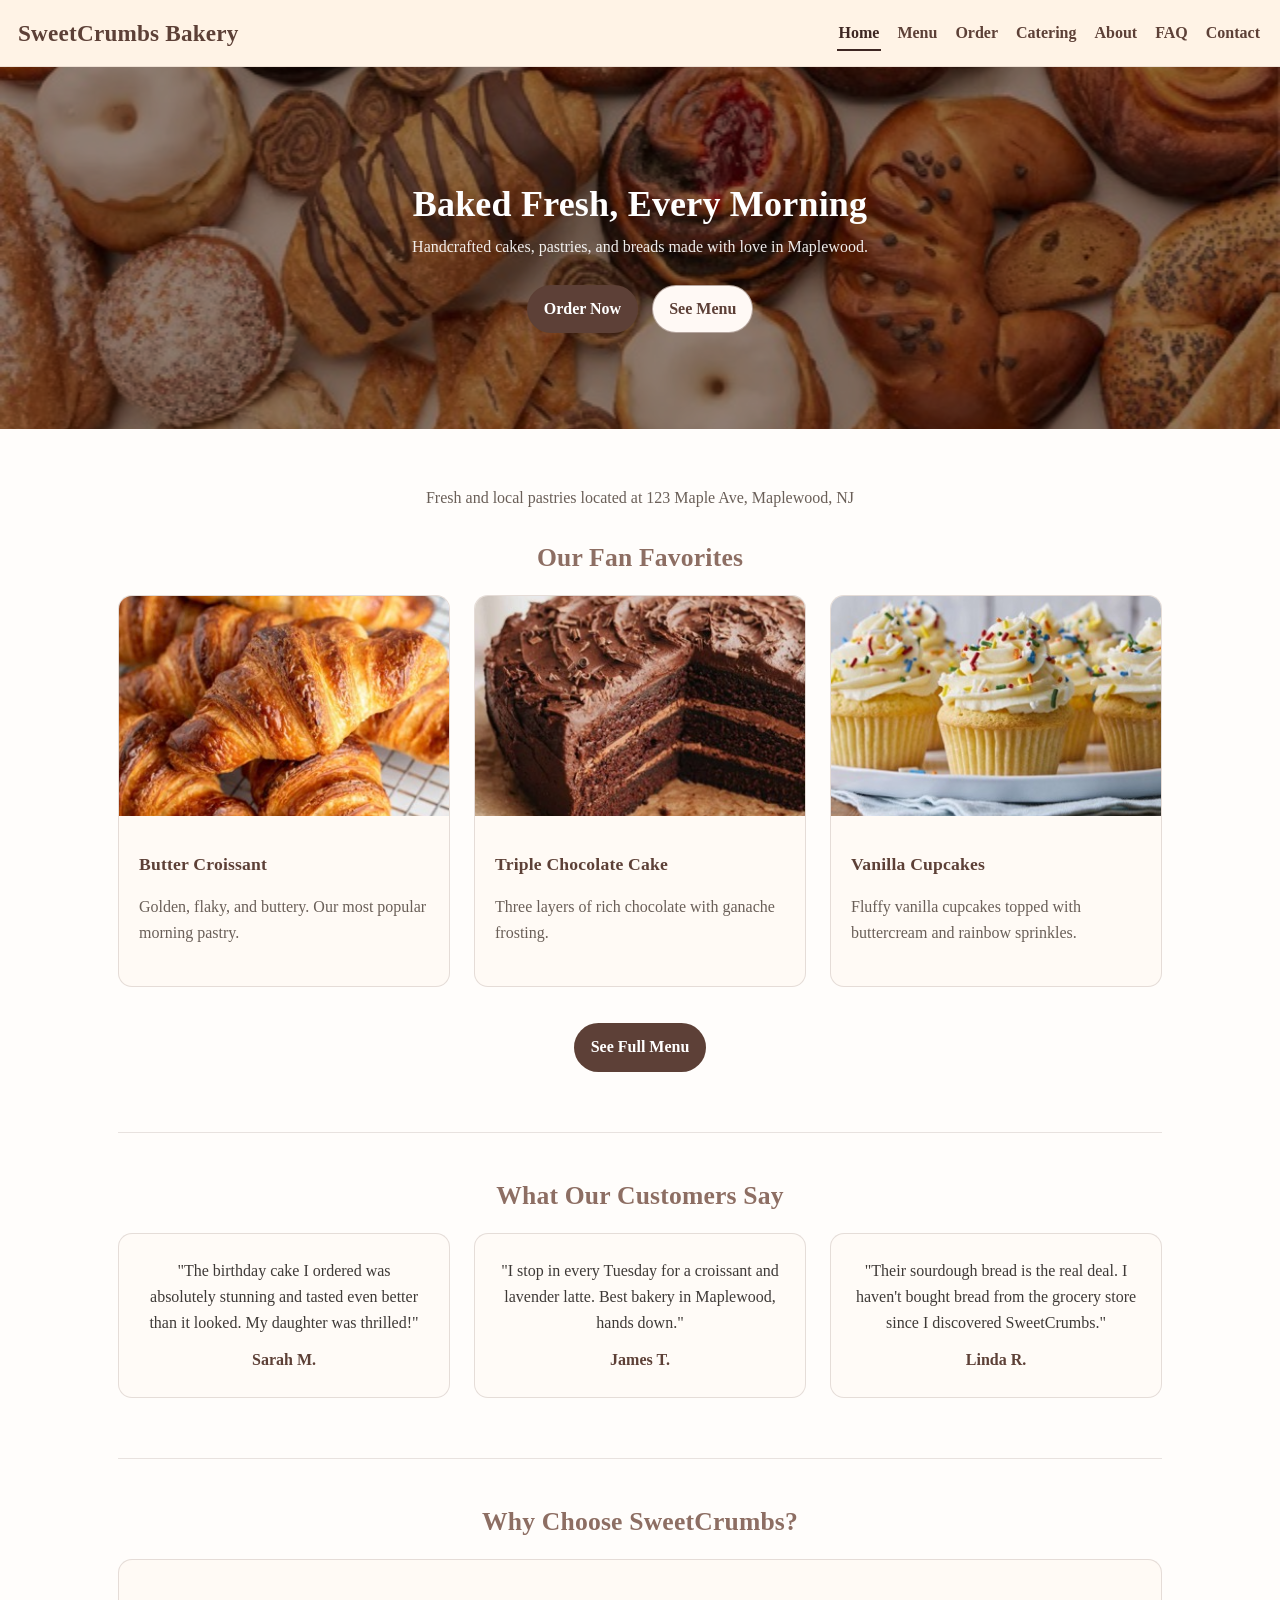
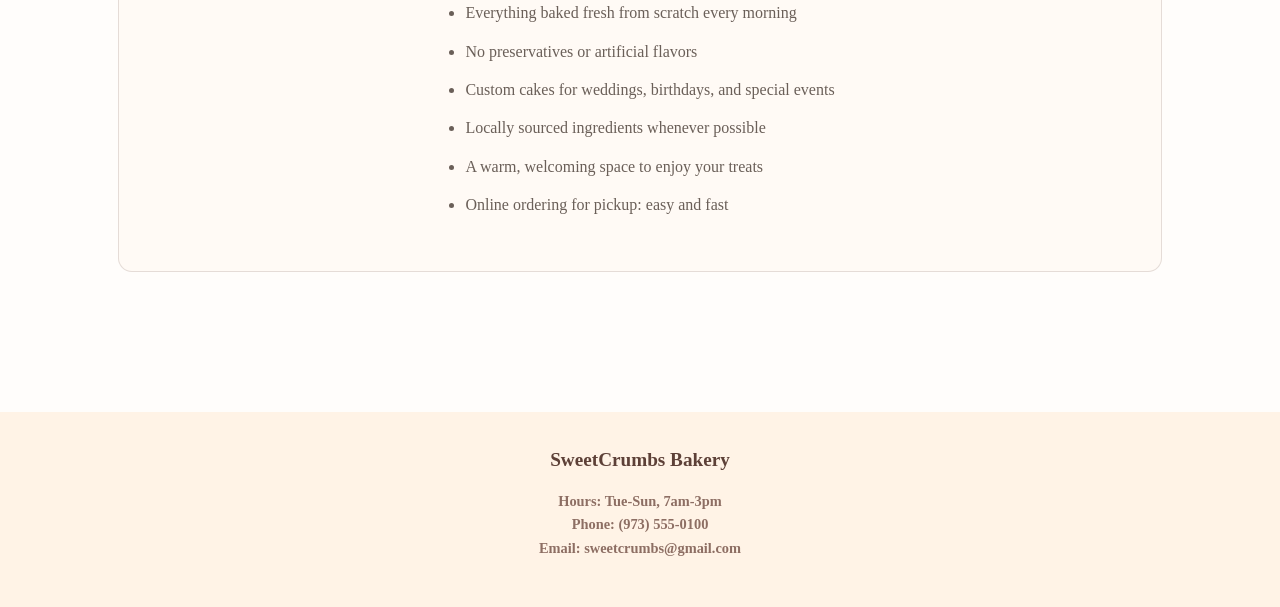
<file: index.html>
<!DOCTYPE html>
<html lang="en">
<!-- home page -->
<head>
  <meta charset="UTF-8" />
  <meta name="keywords" content="bakery, cakes, pastries, bread, custom cakes, artisan, SweetCrumbs, Maplewood" />
  <meta name="viewport" content="width=device-width, initial-scale=1.0" />
  <link rel="stylesheet" href="css/styles.css">
  <style>
    .hero {
      position: relative;
      isolation: isolate;
      text-align: center;
      color: #ffffff;
      padding: clamp(56px, 8vw, 96px) 0;
      margin-top: -88px;
      padding-top: calc(clamp(56px, 8vw, 96px) + 88px);
      background: #3d1e0f91 url('images/pastries.jpg');
      background-size: cover;
      background-position: center;
      background-blend-mode: multiply;
    }

    @media (max-width: 760px) {
      .hero {
        margin-top: -112px;
        padding-top: calc(clamp(56px, 8vw, 96px) + 112px);
      }
    }

    .hero .container {
      padding-top: 0;
      padding-bottom: 0;
    }

    .hero h1 {
      margin: 0 0 10px;
      color: #ffffff;
      text-shadow: none;
    }

    .hero p {
      margin: 0 auto 18px;
      max-width: 70ch;
      color: #ffffffeb;
    }

    .hero-actions {
      display: flex;
      flex-wrap: wrap;
      gap: 14px;
      justify-content: center;
      margin-top: 24px;
    }

    .hero-actions .btn--secondary {
      background: #fff9f5;
      color: #5c3f36;
    }

    .hero-actions .btn--secondary:hover {
      background: #e8d9cc;
      color: #5c3f36;
    }

    .grid-3 {
      display: grid;
      grid-template-columns: repeat(3, minmax(0, 1fr));
      gap: 24px;
    }
    @media (max-width: 760px) {
      .grid-3 { grid-template-columns: 1fr; }
    }

    .item-col {
      overflow: hidden;
      text-align: left;
      transition: transform 140ms ease;
    }

    .item-col img {
      width: 100%;
      height: 220px;
      object-fit: cover;
      display: block;
    }

    .item-col .item-text { padding: 20px 20px 24px; }

    ul.reasons {
      list-style: disc;
      display: inline-block;
      text-align: left;
      padding-left: 20px;
    }

    ul.reasons li {
      margin-bottom: 12px;
      color: var(--muted);
    }
  </style>
  <title>SweetCrumbs Bakery | Home</title>
</head>
<body class="sticky-footer-page">

  <!-- header -->
  <header>
    <div class="logo">
      <a href="index.html">SweetCrumbs Bakery</a>
    </div>
    <nav>
      <ul>
        <li><a href="index.html" class="active">Home</a></li>
        <li><a href="menu.html">Menu</a></li>
        <li><a href="order.html">Order</a></li>
        <li><a href="catering.html">Catering</a></li>
        <li><a href="about.html">About</a></li>
        <li><a href="faq.html">FAQ</a></li>
        <li><a href="contact.html">Contact</a></li>
      </ul>
    </nav>
  </header>

  <!-- hero -->
  <section class="hero">
    <div class="container center">
      <h1>Baked Fresh, Every Morning</h1>
      <p>Handcrafted cakes, pastries, and breads made with love in Maplewood.</p>
      <div class="hero-actions">
        <a href="order.html" class="btn btn--primary">Order Now</a>
        <a href="menu.html" class="btn btn--secondary">See Menu</a>
      </div>
    </div>
  </section>

  <!-- main content -->
  <main class="main-content container">

    <!-- address -->
    <p class="subhead">Fresh and local pastries located at 123 Maple Ave, Maplewood, NJ</p>

    <!-- fan favorites -->
    <section class="section center">
      <h2>Our Fan Favorites</h2>
      <div class="grid-3" id="featured-items"><!-- from data --></div>
      <div class="mt-lg">
        <a href="menu.html" class="btn btn--secondary">See Full Menu</a>
      </div>
    </section>

    <hr />

    <!-- customer reviews -->
    <section class="section center">
      <h2>What Our Customers Say</h2>
      <div class="grid-3" id="reviews-container"><!-- from data --></div>
    </section>

    <hr />

    <!-- why us -->
    <div class="section center">
      <h2>Why Choose SweetCrumbs?</h2>
      <div class="panel">
        <ul class="reasons">
          <li>Everything baked fresh from scratch every morning</li>
          <li>No preservatives or artificial flavors</li>
          <li>Custom cakes for weddings, birthdays, and special events</li>
          <li>Locally sourced ingredients whenever possible</li>
          <li>A warm, welcoming space to enjoy your treats</li>
          <li>Online ordering for pickup: easy and fast</li>
        </ul>
      </div>
    </div>
  </main>

  <!-- footer -->
  <footer class="footer">
    <a href="index.html">SweetCrumbs Bakery</a>
    <p>
      <strong>Hours:</strong> Tue-Sun, 7am-3pm<br>
      <strong>Phone:</strong> (973) 555-0100<br>
      <strong>Email:</strong> sweetcrumbs@gmail.com
    </p>
  </footer>

  <!-- site scripts -->
  <script src="js/home.js"></script>
</body>
</html>
</file>
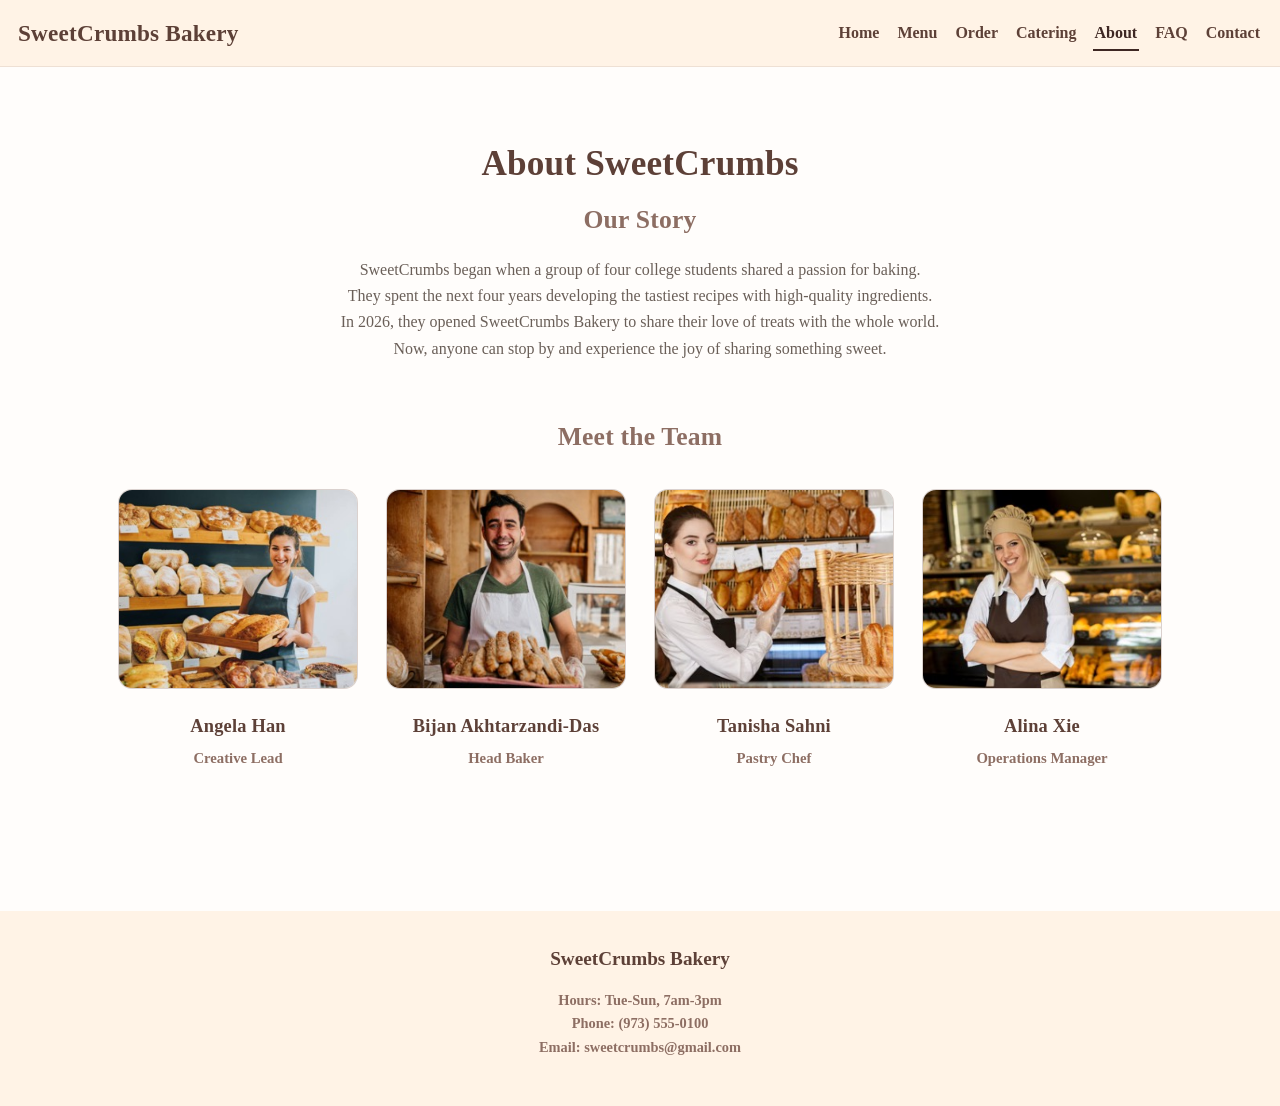
<file: about.html>
<!DOCTYPE html>
<html lang="en">
<!-- about page -->
<head>
  <meta charset="UTF-8" />
  <meta name="keywords" content="about SweetCrumbs, bakery story, artisan baking, Maplewood bakery, team" />
  <meta name="viewport" content="width=device-width, initial-scale=1.0" />
  <title>SweetCrumbs Bakery | About Us</title>
  <link rel="stylesheet" href="css/styles.css">
</head>
<body class="sticky-footer-page">

  <!-- header -->
  <header>
    <div class="logo">
      <a href="index.html">SweetCrumbs Bakery</a>
    </div>
    <nav>
      <ul>
        <li><a href="index.html">Home</a></li>
        <li><a href="menu.html">Menu</a></li>
        <li><a href="order.html">Order</a></li>
        <li><a href="catering.html">Catering</a></li>
        <li><a href="about.html" class="active">About</a></li>
        <li><a href="faq.html">FAQ</a></li>
        <li><a href="contact.html">Contact</a></li>
      </ul>
    </nav>
  </header>

  <!-- main content -->
  <main class="main-content container">

    <h1 class="page-title">About SweetCrumbs</h1>

    <!-- our story -->
    <section class="section center">
      <h2>Our Story</h2>
      <p>SweetCrumbs began when a group of four college students shared a passion for baking.<br>
         They spent the next four years developing the tastiest recipes with high-quality ingredients.<br>
         In 2026, they opened SweetCrumbs Bakery to share their love of treats with the whole world.<br>
         Now, anyone can stop by and experience the joy of sharing something sweet.</p>
    </section>

    <!-- team -->
    <section class="section center">
      <h2>Meet the Team</h2>
      <div class="team-grid team-grid--4">
        <div class="member">
          <img src="images/angela.jpg" alt="Angela Han">
          <h3>Angela Han</h3>
          <p>Creative Lead</p>
        </div>
        <div class="member">
          <img src="images/bijan.jpg" alt="Bijan Akhtarzandi-Das">
          <h3>Bijan Akhtarzandi-Das</h3>
          <p>Head Baker</p>
        </div>
        <div class="member">
          <img src="images/tanisha.jpg" alt="Tanisha Sahni">
          <h3>Tanisha Sahni</h3>
          <p>Pastry Chef</p>
        </div>
        <div class="member">
          <img src="images/alina.jpg" alt="Alina Xie">
          <h3>Alina Xie</h3>
          <p>Operations Manager</p>
        </div>
      </div>
    </section>

  </main>

  <!-- footer -->
  <footer class="footer">
    <a href="index.html">SweetCrumbs Bakery</a>
    <p>
      <strong>Hours:</strong> Tue-Sun, 7am-3pm<br>
      <strong>Phone:</strong> (973) 555-0100<br>
      <strong>Email:</strong> sweetcrumbs@gmail.com
    </p>
  </footer>

</body>
</html>
</file>
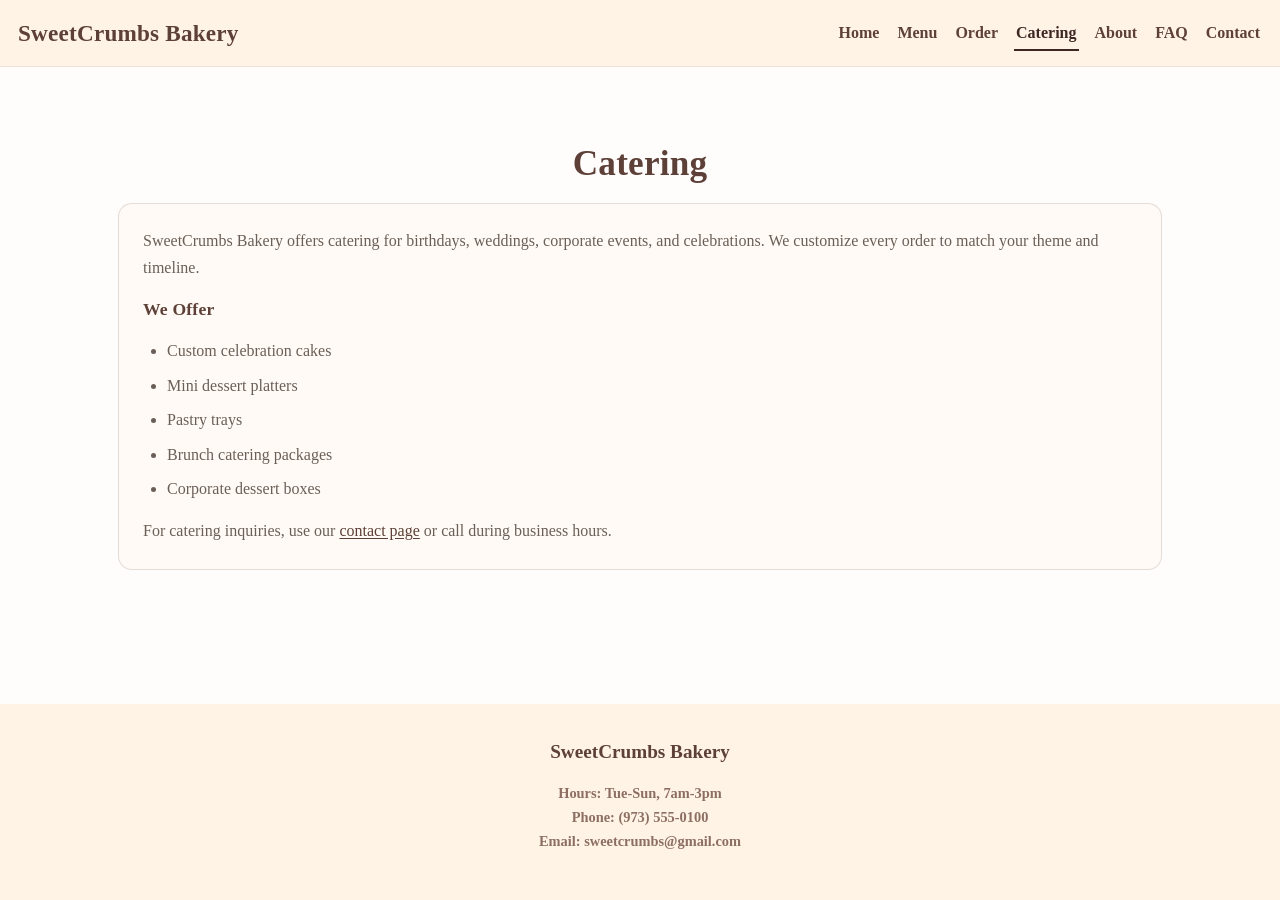
<file: catering.html>
<!DOCTYPE html>
<html lang="en">
<!-- catering page -->
<head>
  <meta charset="UTF-8" />
  <meta name="keywords" content="catering, custom cakes, dessert platters, pastry trays, brunch catering, corporate dessert boxes, SweetCrumbs Maplewood" />
  <meta name="viewport" content="width=device-width, initial-scale=1.0" />
  <title>SweetCrumbs Bakery | Catering</title>
  <link rel="stylesheet" href="css/styles.css">
</head>
<body class="sticky-footer-page">

  <!-- header -->
  <header>
    <div class="logo">
      <a href="index.html">SweetCrumbs Bakery</a>
    </div>
    <nav>
      <ul>
        <li><a href="index.html">Home</a></li>
        <li><a href="menu.html">Menu</a></li>
        <li><a href="order.html">Order</a></li>
        <li><a href="catering.html" class="active">Catering</a></li>
        <li><a href="about.html">About</a></li>
        <li><a href="faq.html">FAQ</a></li>
        <li><a href="contact.html">Contact</a></li>
      </ul>
    </nav>
  </header>

  <!-- main content -->
  <main class="main-content container">

    <h1 class="page-title">Catering</h1>

    <!-- catering services -->
    <section class="card">
      <p>
        SweetCrumbs Bakery offers catering for birthdays, weddings, corporate events, and celebrations.
        We customize every order to match your theme and timeline.
      </p>
      <h3>We Offer</h3>
      <ul>
        <li>Custom celebration cakes</li>
        <li>Mini dessert platters</li>
        <li>Pastry trays</li>
        <li>Brunch catering packages</li>
        <li>Corporate dessert boxes</li>
      </ul>
      <p>
        For catering inquiries, use our <a href="contact.html">contact page</a> or call during business hours.
      </p>
    </section>

  </main>

  <!-- footer -->
  <footer class="footer">
    <a href="index.html">SweetCrumbs Bakery</a>
    <p>
      <strong>Hours:</strong> Tue-Sun, 7am-3pm<br>
      <strong>Phone:</strong> (973) 555-0100<br>
      <strong>Email:</strong> sweetcrumbs@gmail.com
    </p>
  </footer>

</body>
</html>
</file>
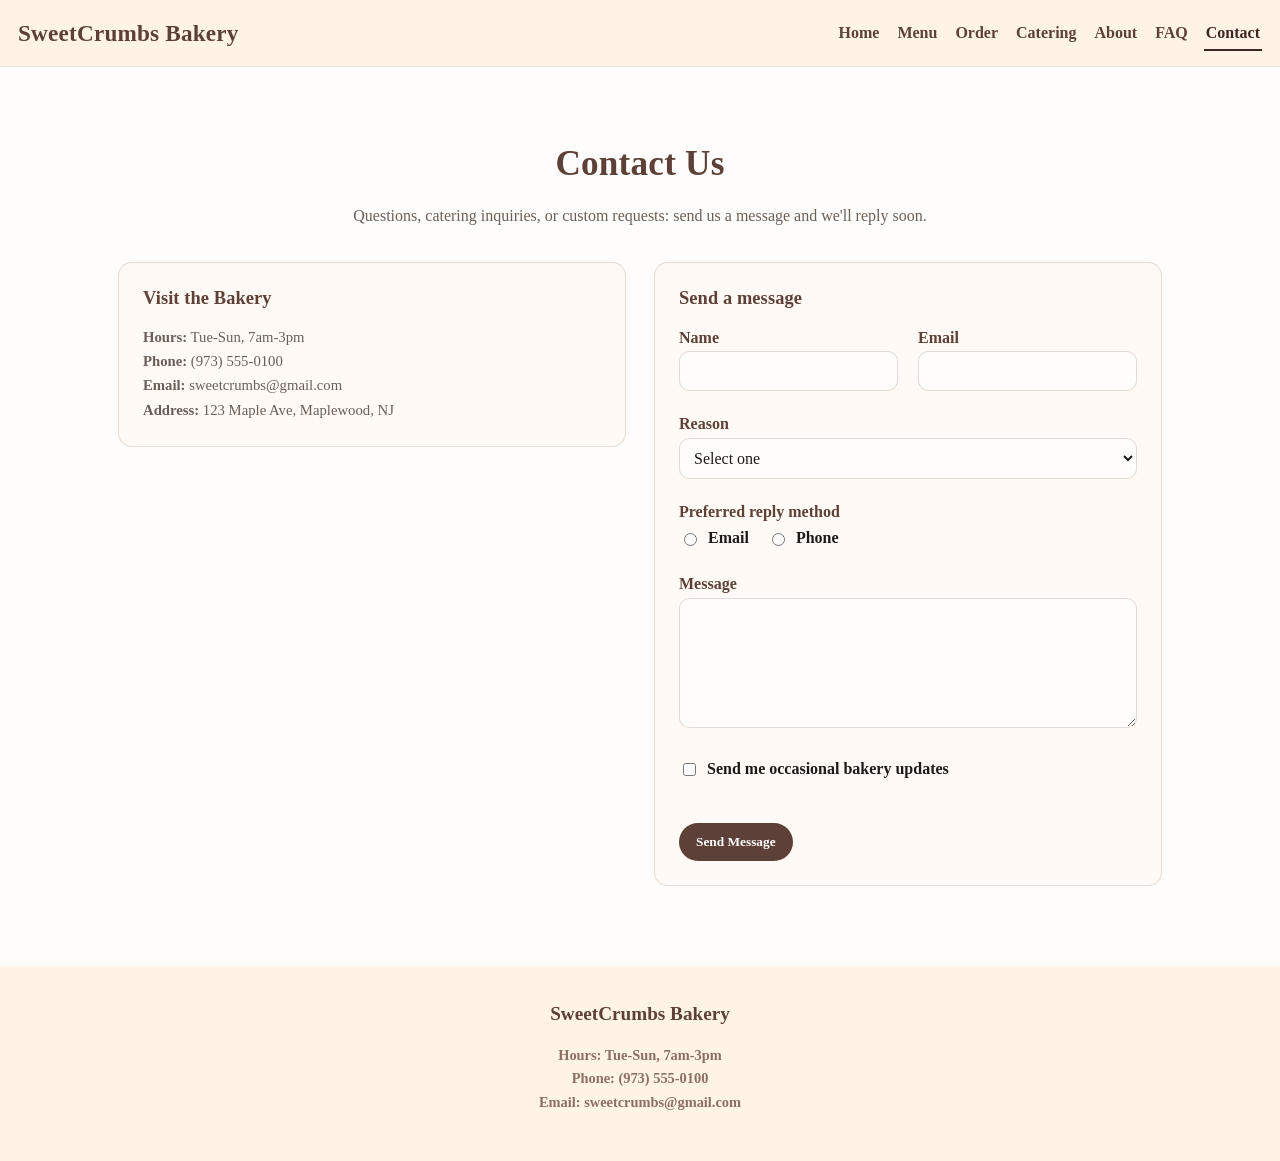
<file: contact.html>
<!DOCTYPE html>
<html lang="en">
<!-- contact page -->
<head>
  <meta charset="UTF-8" />
  <meta name="keywords" content="contact SweetCrumbs, bakery contact, catering inquiry, custom cake request, Maplewood bakery" />
  <meta name="viewport" content="width=device-width, initial-scale=1.0" />
  <title>SweetCrumbs Bakery | Contact</title>
  <link rel="stylesheet" href="css/styles.css">
</head>
<body class="sticky-footer-page">

  <!-- header -->
  <header>
    <div class="logo">
      <a href="index.html">SweetCrumbs Bakery</a>
    </div>
    <nav>
      <ul>
        <li><a href="index.html">Home</a></li>
        <li><a href="menu.html">Menu</a></li>
        <li><a href="order.html">Order</a></li>
        <li><a href="catering.html">Catering</a></li>
        <li><a href="about.html">About</a></li>
        <li><a href="faq.html">FAQ</a></li>
        <li><a href="contact.html" class="active">Contact</a></li>
      </ul>
    </nav>
  </header>

  <!-- main content -->
  <main class="main-content container">

    <h1 class="page-title">Contact Us</h1>
    <p class="subhead">Questions, catering inquiries, or custom requests: send us a message and we'll reply soon.</p>

    <!-- two columns -->
    <div class="contact-layout">

      <!-- visit info -->
      <aside class="panel">
        <h2 class="section-title">Visit the Bakery</h2>
        <p class="small-muted"><strong>Hours:</strong> Tue-Sun, 7am-3pm</p>
        <p class="small-muted"><strong>Phone:</strong> (973) 555-0100</p>
        <p class="small-muted"><strong>Email:</strong> sweetcrumbs@gmail.com</p>
        <p class="small-muted"><strong>Address:</strong> 123 Maple Ave, Maplewood, NJ</p>
      </aside>

      <!-- contact form -->
      <section class="panel">
        <h2 class="section-title">Send a message</h2>
        <form id="contact-form" class="form" novalidate>

          <div class="form-grid">
            <div class="field">
              <label for="contact-name">Name</label>
              <input id="contact-name" name="contact-name" type="text" placeholder="" />
              <span class="error-msg" id="contact-name-error">Please enter your name.</span>
            </div>

            <div class="field">
              <label for="contact-email">Email</label>
              <input id="contact-email" name="contact-email" type="email" placeholder="" />
              <span class="error-msg" id="contact-email-error">Please enter a valid email.</span>
            </div>
          </div>

          <div class="field">
            <label for="contact-reason">Reason</label>
            <select id="contact-reason" name="contact-reason">
              <option value="">Select one</option>
              <option value="general">General question</option>
              <option value="catering">Catering inquiry</option>
              <option value="custom">Custom cake request</option>
              <option value="feedback">Feedback</option>
            </select>
            <span class="error-msg" id="contact-reason-error">Please choose a reason.</span>
          </div>

          <div class="field">
            <label>Preferred reply method</label>
            <div class="choice-row">
              <label><input type="radio" name="reply-method" value="email"> Email</label>
              <label><input type="radio" name="reply-method" value="phone"> Phone</label>
            </div>
            <span class="error-msg" id="contact-reply-error">Please select a reply method.</span>
          </div>

          <div class="field">
            <label for="contact-message">Message</label>
            <textarea id="contact-message" name="contact-message" rows="6" placeholder=""></textarea>
            <span class="error-msg" id="contact-message-error">Please enter a message.</span>
          </div>

          <div class="field">
            <div class="checkline">
              <input type="checkbox" name="newsletter" value="yes" id="newsletter" />
              <label for="newsletter">Send me occasional bakery updates</label>
            </div>
          </div>

          <div class="submit-row">
            <button type="submit" class="btn btn--primary">Send Message</button>
          </div>

        </form>
      </section>

    </div>
  </main>

  <!-- footer -->
  <footer class="footer">
    <a href="index.html">SweetCrumbs Bakery</a>
    <p>
      <strong>Hours:</strong> Tue-Sun, 7am-3pm<br>
      <strong>Phone:</strong> (973) 555-0100<br>
      <strong>Email:</strong> sweetcrumbs@gmail.com
    </p>
  </footer>

  <!-- site scripts -->
  <script src="js/contact.js"></script>
</body>
</html>
</file>
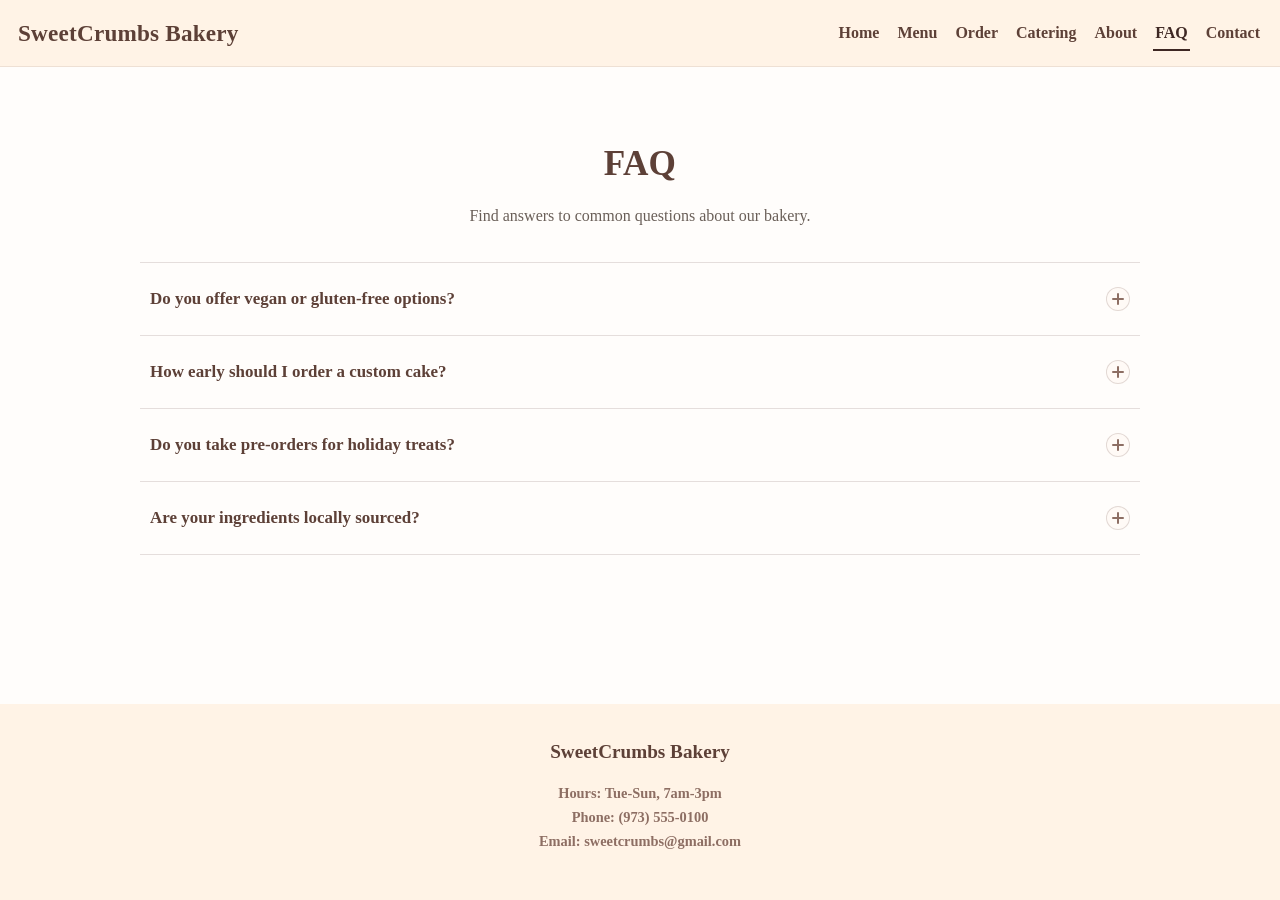
<file: faq.html>
<!DOCTYPE html>
<html lang="en">
<!-- faq page -->
<head>
  <meta charset="UTF-8" />
  <meta name="keywords" content="bakery FAQ, custom cakes, gluten-free bakery, vegan options, SweetCrumbs" />
  <meta name="viewport" content="width=device-width, initial-scale=1.0" />
  <title>SweetCrumbs Bakery | FAQ</title>
  <link rel="stylesheet" href="css/styles.css">
</head>
<body class="sticky-footer-page">

  <!-- header -->
  <header>
    <div class="logo">
      <a href="index.html">SweetCrumbs Bakery</a>
    </div>
    <nav>
      <ul>
        <li><a href="index.html">Home</a></li>
        <li><a href="menu.html">Menu</a></li>
        <li><a href="order.html">Order</a></li>
        <li><a href="catering.html">Catering</a></li>
        <li><a href="about.html">About</a></li>
        <li><a href="faq.html" class="active">FAQ</a></li>
        <li><a href="contact.html">Contact</a></li>
      </ul>
    </nav>
  </header>

  <!-- main content -->
  <main class="main-content container">

    <h1 class="page-title">FAQ</h1>
    <p class="subhead">Find answers to common questions about our bakery.</p>

    <!-- faq section -->
    <section id="faq" class="section center">
      <div class="faq-accordion-wrap">
        <div class="faq-accordion" data-accordion="single">
        <div class="accordion-item">
        <h3 class="accordion-header">
          <button type="button" class="accordion-trigger" id="faq-trigger-1" aria-expanded="false" aria-controls="faq-panel-1">
            Do you offer vegan or gluten-free options?<span class="accordion-icon" aria-hidden="true"></span>
          </button>
        </h3>
        <div id="faq-panel-1" class="accordion-panel" role="region" aria-labelledby="faq-trigger-1" hidden>
          <p>We have a rotating selection of vegan cookies and gluten-free brownies available daily. Just ask our staff what's fresh today!</p>
        </div>
      </div>
      <div class="accordion-item">
        <h3 class="accordion-header">
          <button type="button" class="accordion-trigger" id="faq-trigger-2" aria-expanded="false" aria-controls="faq-panel-2">
            How early should I order a custom cake?<span class="accordion-icon" aria-hidden="true"></span>
          </button>
        </h3>
        <div id="faq-panel-2" class="accordion-panel" role="region" aria-labelledby="faq-trigger-2" hidden>
          <p>We recommend placing custom orders at least 1 week in advance. For weddings or large events, 1 month is preferred.</p>
        </div>
      </div>
      <div class="accordion-item">
        <h3 class="accordion-header">
          <button type="button" class="accordion-trigger" id="faq-trigger-3" aria-expanded="false" aria-controls="faq-panel-3">
            Do you take pre-orders for holiday treats?<span class="accordion-icon" aria-hidden="true"></span>
          </button>
        </h3>
        <div id="faq-panel-3" class="accordion-panel" role="region" aria-labelledby="faq-trigger-3" hidden>
          <p>Yes, we open holiday pre-orders on our website two weeks before major holidays. Keep an eye on our homepage for updates.</p>
        </div>
      </div>
      <div class="accordion-item">
        <h3 class="accordion-header">
          <button type="button" class="accordion-trigger" id="faq-trigger-4" aria-expanded="false" aria-controls="faq-panel-4">
            Are your ingredients locally sourced?<span class="accordion-icon" aria-hidden="true"></span>
          </button>
        </h3>
        <div id="faq-panel-4" class="accordion-panel" role="region" aria-labelledby="faq-trigger-4" hidden>
          <p>Whenever possible! We source our dairy and seasonal fruits from local farms within the tristate area.</p>
        </div>
      </div>
    </div>
    </div>
    </section>

  </main>

  <!-- footer -->
  <footer class="footer">
    <a href="index.html">SweetCrumbs Bakery</a>
    <p>
      <strong>Hours:</strong> Tue-Sun, 7am-3pm<br>
      <strong>Phone:</strong> (973) 555-0100<br>
      <strong>Email:</strong> sweetcrumbs@gmail.com
    </p>
  </footer>

  <!-- site scripts -->
  <script src="js/faq.js"></script>

</body>
</html>
</file>
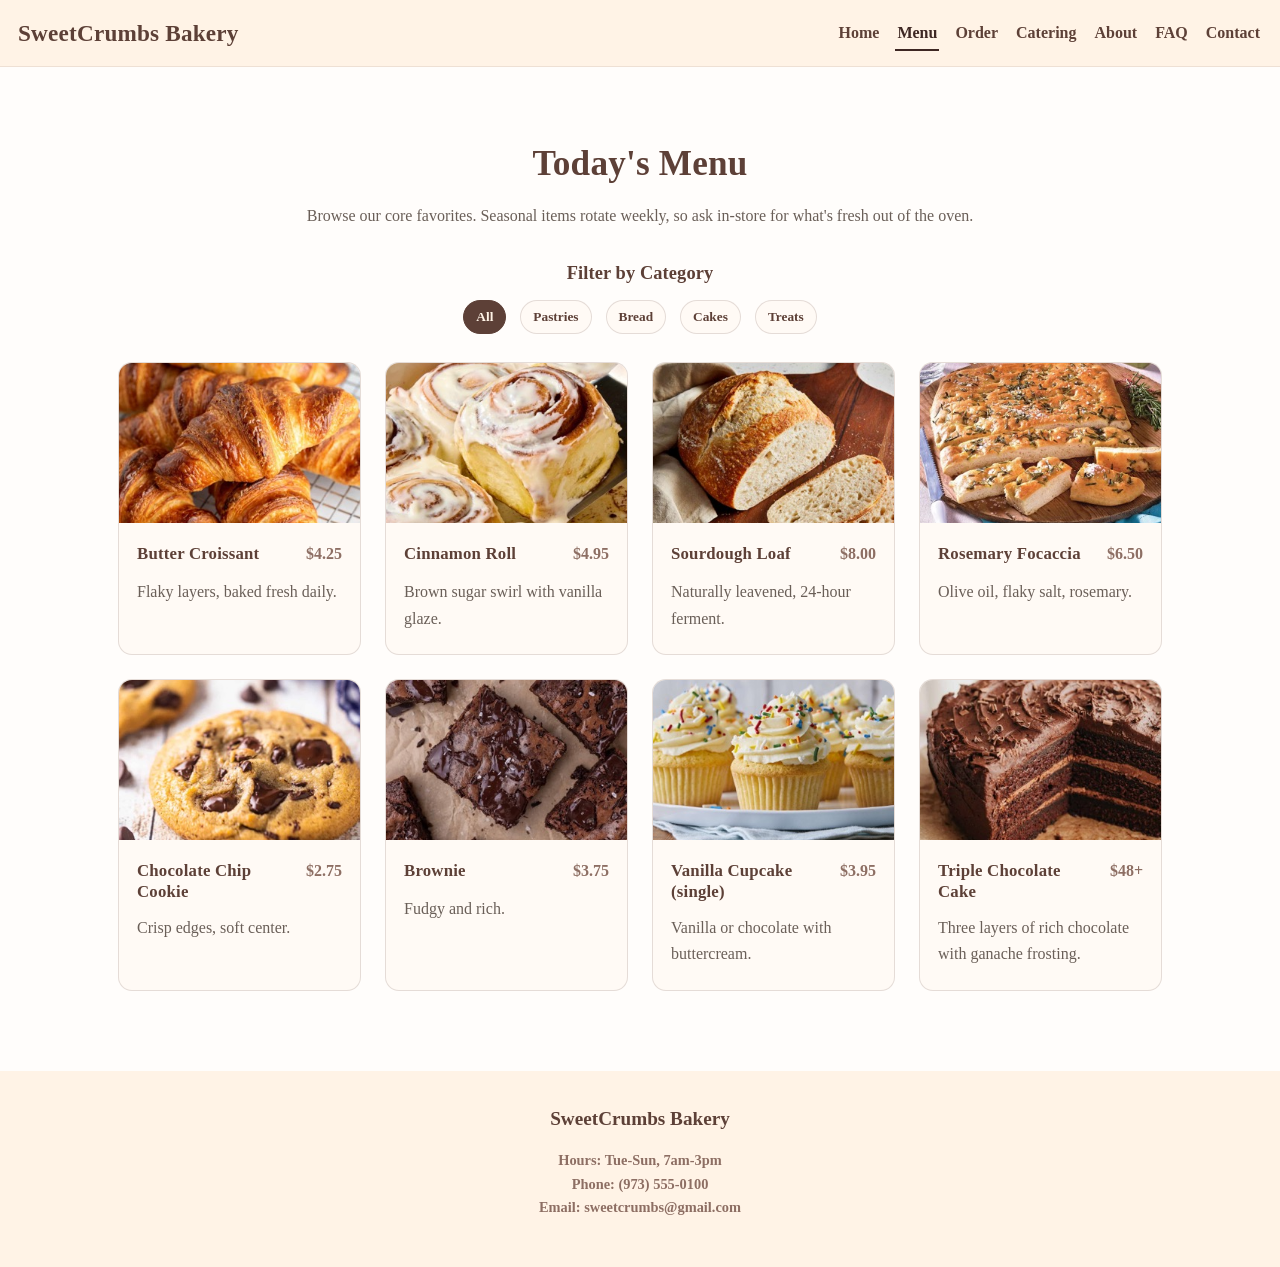
<file: menu.html>
<!DOCTYPE html>
<html lang="en">
<!-- menu page -->
<head>
  <meta charset="UTF-8" />
  <meta name="viewport" content="width=device-width, initial-scale=1.0" />
  <meta name="keywords" content="bakery menu, pastries, cakes, bread, SweetCrumbs" />
  <link rel="stylesheet" href="css/styles.css">
  <title>SweetCrumbs Bakery | Menu</title>
</head>
<body class="sticky-footer-page">

  <!-- header -->
  <header>
    <div class="logo">
      <a href="index.html">SweetCrumbs Bakery</a>
    </div>
    <nav>
      <ul>
        <li><a href="index.html">Home</a></li>
        <li><a href="menu.html" class="active">Menu</a></li>
        <li><a href="order.html">Order</a></li>
        <li><a href="catering.html">Catering</a></li>
        <li><a href="about.html">About</a></li>
        <li><a href="faq.html">FAQ</a></li>
        <li><a href="contact.html">Contact</a></li>
      </ul>
    </nav>
  </header>

  <!-- main content -->
  <main class="main-content container">

    <h1 class="page-title">Today's Menu</h1>
    <p class="subhead">Browse our core favorites. Seasonal items rotate weekly, so ask in-store for what's fresh out of the oven.</p>

    <!-- category filters -->
    <h2 class="section-title is-centered">Filter by Category</h2>

    <div class="menu-controls" aria-label="Menu category filters">
      <button type="button" class="chip is-active" data-menu-filter="all" aria-pressed="true">All</button>
      <button type="button" class="chip" data-menu-filter="pastries" aria-pressed="false">Pastries</button>
      <button type="button" class="chip" data-menu-filter="bread" aria-pressed="false">Bread</button>
      <button type="button" class="chip" data-menu-filter="cakes" aria-pressed="false">Cakes</button>
      <button type="button" class="chip" data-menu-filter="treats" aria-pressed="false">Treats</button>
    </div>

    <!-- menu grid -->
    <section id="menu-grid" class="menu-grid" aria-label="Menu items">
      <article class="menu-card" data-category="pastries">
        <img src="images/Croissant.jpg" alt="Butter croissant" />
        <div class="menu-card-body">
          <div class="menu-card-top"><h3>Butter Croissant</h3><span class="price">$4.25</span></div>
          <p>Flaky layers, baked fresh daily.</p>
        </div>
      </article>
      <article class="menu-card" data-category="pastries">
        <img src="images/Cinnamon_Roll.jpg" alt="Cinnamon roll" />
        <div class="menu-card-body">
          <div class="menu-card-top"><h3>Cinnamon Roll</h3><span class="price">$4.95</span></div>
          <p>Brown sugar swirl with vanilla glaze.</p>
        </div>
      </article>
      <article class="menu-card" data-category="bread">
        <img src="images/Sourdough.jpg" alt="Sourdough loaf" />
        <div class="menu-card-body">
          <div class="menu-card-top"><h3>Sourdough Loaf</h3><span class="price">$8.00</span></div>
          <p>Naturally leavened, 24-hour ferment.</p>
        </div>
      </article>
      <article class="menu-card" data-category="bread">
        <img src="images/Focaccia.jpg" alt="Rosemary focaccia" />
        <div class="menu-card-body">
          <div class="menu-card-top"><h3>Rosemary Focaccia</h3><span class="price">$6.50</span></div>
          <p>Olive oil, flaky salt, rosemary.</p>
        </div>
      </article>
      <article class="menu-card" data-category="treats">
        <img src="images/Cookie.jpg" alt="Chocolate chip cookie" />
        <div class="menu-card-body">
          <div class="menu-card-top"><h3>Chocolate Chip Cookie</h3><span class="price">$2.75</span></div>
          <p>Crisp edges, soft center.</p>
        </div>
      </article>
      <article class="menu-card" data-category="treats">
        <img src="images/Brownie.jpg" alt="Brownie" />
        <div class="menu-card-body">
          <div class="menu-card-top"><h3>Brownie</h3><span class="price">$3.75</span></div>
          <p>Fudgy and rich.</p>
        </div>
      </article>
      <article class="menu-card" data-category="cakes">
        <img src="images/cupcakes.jpg" alt="Cupcake" />
        <div class="menu-card-body">
          <div class="menu-card-top"><h3>Vanilla Cupcake (single)</h3><span class="price">$3.95</span></div>
          <p>Vanilla or chocolate with buttercream.</p>
        </div>
      </article>
      <article class="menu-card" data-category="cakes">
        <img src="images/Choco_Cake.jpg" alt="Celebration cake" />
        <div class="menu-card-body">
          <div class="menu-card-top"><h3>Triple Chocolate Cake</h3><span class="price">$48+</span></div>
          <p>Three layers of rich chocolate with ganache frosting.</p>
        </div>
      </article>
    </section>

  </main>

  <!-- footer -->
  <footer class="footer">
    <a href="index.html">SweetCrumbs Bakery</a>
    <p>
      <strong>Hours:</strong> Tue-Sun, 7am-3pm<br>
      <strong>Phone:</strong> (973) 555-0100<br>
      <strong>Email:</strong> sweetcrumbs@gmail.com
    </p>
  </footer>

  <!-- site scripts -->
  <script src="js/menu.js"></script>
</body>
</html>
</file>
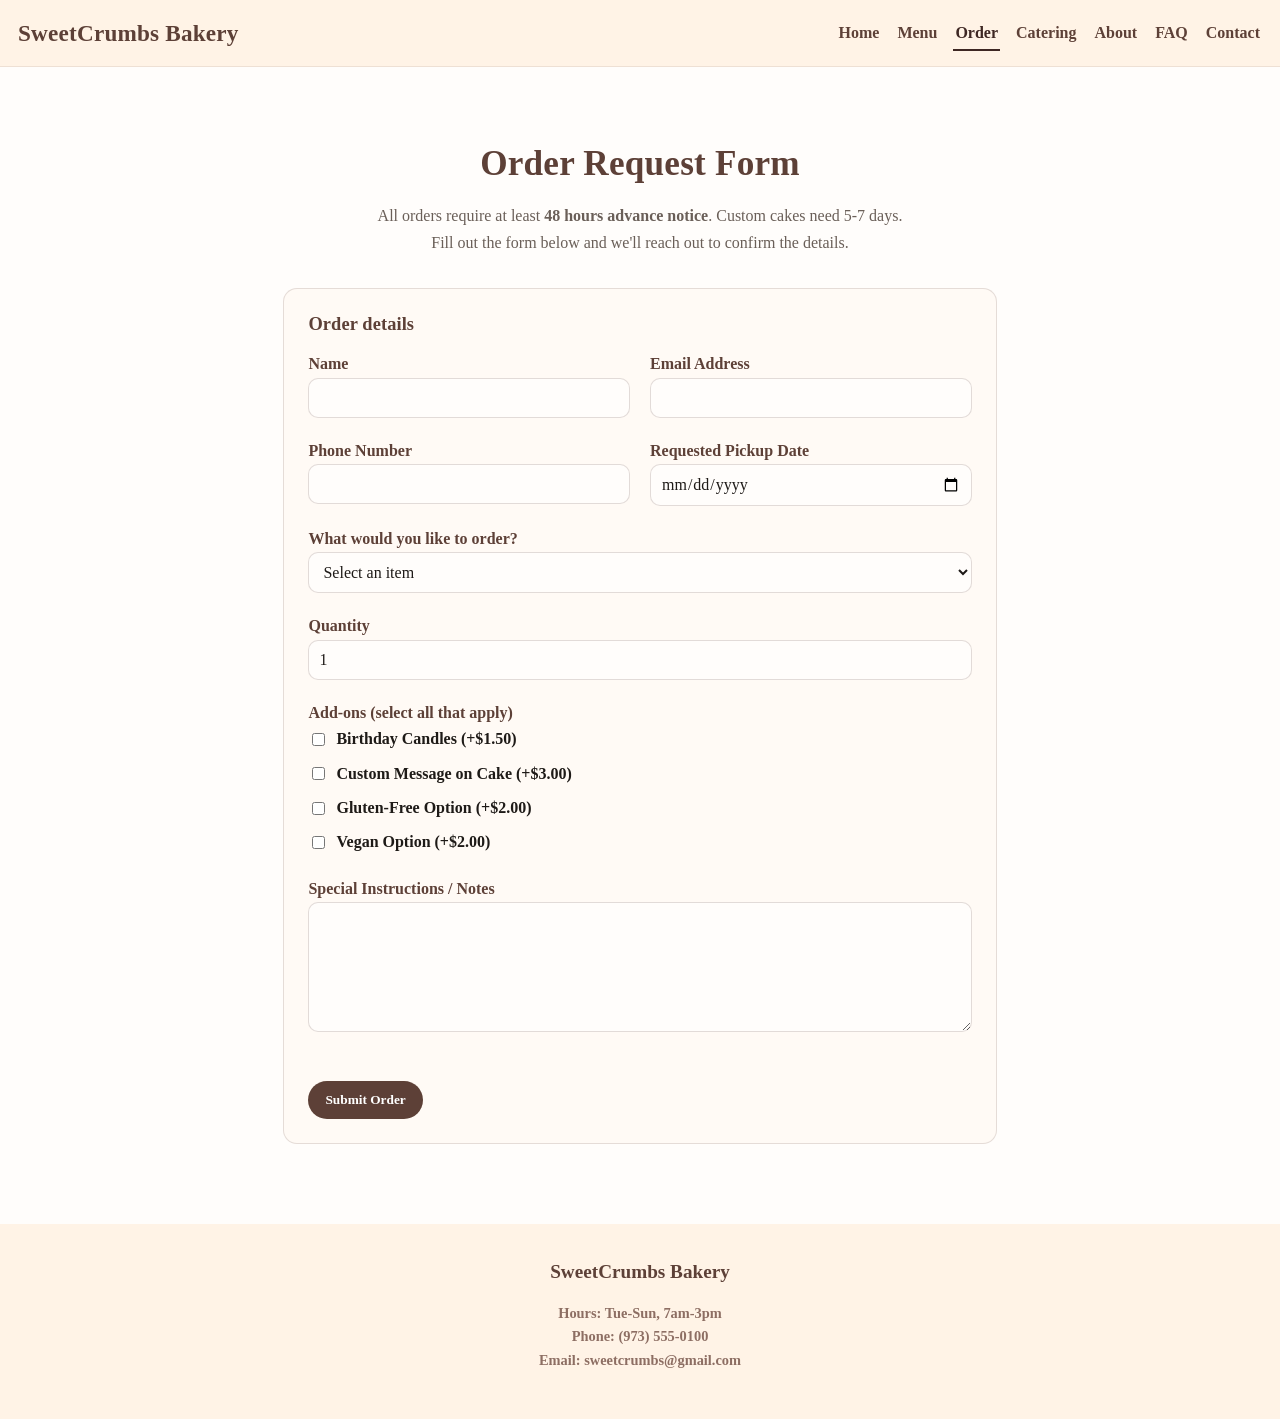
<file: order.html>
<!DOCTYPE html>
<html lang="en">
<!-- order page -->
<head>
  <meta charset="UTF-8" />
  <meta name="keywords" content="custom order, bakery order, custom cake, SweetCrumbs, order online" />
  <meta name="viewport" content="width=device-width, initial-scale=1.0" />
  <link rel="stylesheet" href="css/styles.css">
  <title>SweetCrumbs Bakery | Custom Order Form</title>
</head>
<body class="sticky-footer-page">

  <!-- header -->
  <header>
    <div class="logo">
      <a href="index.html">SweetCrumbs Bakery</a>
    </div>
    <nav>
      <ul>
        <li><a href="index.html">Home</a></li>
        <li><a href="menu.html">Menu</a></li>
        <li><a href="order.html" class="active">Order</a></li>
        <li><a href="catering.html">Catering</a></li>
        <li><a href="about.html">About</a></li>
        <li><a href="faq.html">FAQ</a></li>
        <li><a href="contact.html">Contact</a></li>
      </ul>
    </nav>
  </header>

  <!-- main content -->
  <main class="main-content container container--narrow">

    <h1 class="page-title">Order Request Form</h1>
    <p class="subhead">All orders require at least <strong>48 hours advance notice</strong>. Custom cakes need 5-7 days.<br>
    Fill out the form below and we'll reach out to confirm the details.</p>

    <!-- order form -->
    <section class="panel">
      <h2 class="section-title">Order details</h2>
      <form id="order-form" class="form" novalidate>

        <!-- name -->
        <div class="form-grid">
          <div class="field">
            <label for="full-name">Name</label>
            <input type="text" id="full-name" name="full-name" placeholder="" />
            <span class="error-msg" id="name-error">Please enter your full name.</span>
          </div>

          <!-- email -->
          <div class="field">
            <label for="email">Email Address</label>
            <input type="email" id="email" name="email" placeholder="" />
            <span class="error-msg" id="email-error">Please enter a valid email address.</span>
          </div>
        </div>

        <!-- phone and pickup date -->
        <div class="form-grid">
          <div class="field">
            <label for="phone">Phone Number</label>
            <input type="tel" id="phone" name="phone" placeholder="" />
            <span class="error-msg" id="phone-error">Please enter a phone number.</span>
          </div>

          <div class="field">
            <label for="pickup-date">Requested Pickup Date</label>
            <input type="date" id="pickup-date" name="pickup-date" />
            <span class="error-msg" id="date-error">Please select a pickup date.</span>
          </div>
        </div>

        <!-- select an item -->
        <div class="field">
          <label for="item-type">What would you like to order?</label>
          <select id="item-type" name="item-type">
            <option value="">Select an item</option>
            <optgroup label="Pastries">
              <option value="butter-croissant">Butter Croissant ($4.25)</option>
              <option value="cinnamon-roll">Cinnamon Roll ($4.95)</option>
            </optgroup>
            <optgroup label="Bread">
              <option value="sourdough-loaf">Sourdough Loaf ($8.00)</option>
              <option value="rosemary-focaccia">Rosemary Focaccia ($6.50)</option>
            </optgroup>
            <optgroup label="Treats">
              <option value="chocolate-chip-cookie">Chocolate Chip Cookie ($2.75)</option>
              <option value="brownie">Brownie ($3.75)</option>
            </optgroup>
            <optgroup label="Cakes">
              <option value="vanilla-cupcake">Vanilla Cupcake — single ($3.95)</option>
              <option value="triple-chocolate-cake">Triple Chocolate Cake ($48.00+)</option>
            </optgroup>
            <optgroup label="Other">
              <option value="other">Custom Request (price TBD)</option>
            </optgroup>
          </select>
          <span class="error-msg" id="item-error">Please select an item type.</span>
        </div>

        <!-- quantity -->
        <div class="field">
          <label for="quantity">Quantity</label>
          <input type="number" id="quantity" name="quantity" min="1" value="1" />
          <span class="error-msg" id="quantity-error">Please enter a quantity of at least 1.</span>
        </div>

        <!-- add-ons -->
        <div class="field">
          <label>Add-ons (select all that apply)</label>
          <div class="checkbox-group">
            <div class="checkline">
              <input type="checkbox" name="addons" value="candles" id="cb-candles" />
              <label for="cb-candles">Birthday Candles (+$1.50)</label>
            </div>
            <div class="checkline">
              <input type="checkbox" name="addons" value="message" id="cb-message" />
              <label for="cb-message">Custom Message on Cake (+$3.00)</label>
            </div>
            <div class="checkline">
              <input type="checkbox" name="addons" value="gluten-free" id="cb-gf" />
              <label for="cb-gf">Gluten-Free Option (+$2.00)</label>
            </div>
            <div class="checkline">
              <input type="checkbox" name="addons" value="vegan" id="cb-vegan" />
              <label for="cb-vegan">Vegan Option (+$2.00)</label>
            </div>
          </div>
        </div>

        <!-- special instructions -->
        <div class="field">
          <label for="special-instructions">Special Instructions / Notes</label>
          <textarea id="special-instructions" name="special-instructions" rows="6" placeholder=""></textarea>
        </div>

        <!-- submit button -->
        <div class="submit-row">
          <button type="submit" class="btn btn--primary">Submit Order</button>
        </div>

      </form>
    </section>

  </main>

  <!-- footer -->
  <footer class="footer">
    <a href="index.html">SweetCrumbs Bakery</a>
    <p>
      <strong>Hours:</strong> Tue-Sun, 7am-3pm<br>
      <strong>Phone:</strong> (973) 555-0100<br>
      <strong>Email:</strong> sweetcrumbs@gmail.com
    </p>
  </footer>

  <!-- site scripts -->
  <script src="js/order.js"></script>
</body>
</html>
</file>
<file: css/styles.css>
/* design */
:root {
  --bg: #fffdfb;
  --text: #1e1a17;
  --muted: #6a5f58;
  --brand: #5d4037;
  --brand-2: #3e2723;
  --accent: #8d6e63;
  --paper: #fff3e6;
  --paper-2: #fffaf5;
  --border: rgba(93, 64, 55, 0.16);
  --ring: rgba(202, 166, 138, 0.55);
  --font-sans: Georgia, serif;
  --font-display: Georgia, serif;
  --radius-sm: 10px;
  --radius-md: 14px;
  --container: 1100px;
}

* { box-sizing: border-box; }
body {
  font-family: var(--font-sans);
  background: var(--bg);
  color: var(--text);
  font-size: 16px;
  line-height: 1.65;
  margin: 0;
  padding-top: 88px;
}

/* typography */
h1, h2, h3 {
  font-family: var(--font-display);
  letter-spacing: 0.2px;
}
h1 {
  font-size: 2.25rem;
  line-height: 1.12;
}
h2 {
  font-size: 1.6rem;
  line-height: 1.2;
  color: var(--accent);
}
h3 {
  font-size: 1.1rem;
  line-height: 1.25;
  color: var(--brand);
}
p { color: var(--muted); }
a { color: inherit; }

/* layout */
.container {
  max-width: var(--container);
  margin: 0 auto;
  padding: 56px 28px 80px;
}
.container--narrow { max-width: 860px; }
.section { margin: 0 0 60px; }
.center { text-align: center; }
.mt-lg { margin-top: 36px; }

/* card components */
.panel,
.card,
.menu-card,
.item-col,
.review-box {
  background: var(--paper-2);
  border: 1px solid var(--border);
  border-radius: var(--radius-md);
}

.panel,
.card,
.review-box {
  padding: 24px;
}

.review-box {
  background: rgba(255, 250, 245, 0.7);
}

.review-box p {
  margin: 0;
  color: rgba(30, 26, 23, 0.86);
}

.review-box .author {
  display: block;
  margin-top: 10px;
  font-weight: 900;
  color: var(--brand);
}

.card p { margin: 0; color: var(--muted); }
.card p + p { margin-top: 12px; }
.card ul { margin: 14px 0 0; padding-left: 24px; color: var(--muted); }
.card li { margin: 8px 0; }
.card ul + p { margin-top: 16px; }



/* header */
header {
  position: fixed;
  top: 0;
  left: 0;
  right: 0;
  z-index: 1000;
  background: #fff3e6;
  padding: 14px 18px;
  display: flex;
  align-items: center;
  justify-content: space-between;
  gap: 14px;
  border-bottom: 1px solid rgba(93, 64, 55, 0.10);
}

header .logo a {
  font-size: 1.45rem;
  font-weight: 800;
  text-decoration: none;
  color: var(--brand);
  letter-spacing: 0.2px;
}

header nav {
  display: flex;
  align-items: center;
  gap: 12px;
}

header nav ul {
  list-style: none;
  margin: 0;
  padding: 0;
  display: flex;
  flex-wrap: wrap;
  align-items: center;
  gap: 14px;
}

header nav ul li {
  margin: 0;
}

header nav a {
  text-decoration: none;
  color: var(--brand);
  font-weight: 700;
  padding: 8px 2px;
  border-bottom: 2px solid transparent;
}

header nav a:hover {
  color: #1a1512;
  border-bottom-color: #1a1512;
}

header nav a.active {
  color: var(--brand-2);
  border-bottom-color: currentColor;
}

header nav a:focus-visible { outline: 3px solid var(--ring); outline-offset: 3px; }

/* buttons */
.btn {
  display: inline-flex;
  align-items: center;
  justify-content: center;
  gap: 10px;
  padding: 10px 16px;
  border-radius: 999px; 
  border: 1px solid transparent;
  font-family: inherit;
  font-weight: 800;
  text-decoration: none;
  cursor: pointer;
  user-select: none;
}

.btn:focus-visible { outline: 3px solid var(--ring); outline-offset: 3px; }

.btn--primary,
.btn--secondary {
  background: var(--brand);
  color: #fff;
  border-color: rgba(93, 64, 55, 0.45);
}

.btn--primary:hover,
.btn--secondary:hover {
  background: #1a1512;
}

.btn:active {
  transform: translateY(1px);
}

/* footer */
.footer {
  background: var(--paper);
  padding: 32px 40px;
  color: var(--brand);
  font-weight: 800;
  text-align: center;
}

.footer a {
  color: var(--brand);
  text-decoration: none;
  font-size: 1.2rem;
  font-weight: 900;
}

.footer a:hover {
  color: #1a1512;
}

.footer p {
  color: var(--accent);
  font-size: 0.9rem;
  font-weight: 700;
}

/* filter chips */
.chip {
  border: 1px solid var(--border);
  background: var(--paper-2);
  color: var(--brand);
  font-family: inherit;
  font-weight: 800;
  padding: 8px 12px;
  border-radius: 999px;
  cursor: pointer;
}

.chip:hover:not(.is-active) {
  background: var(--brand);
  color: #fff;
  border-color: var(--brand);
}

.chip.is-active {
  background: var(--brand);
  color: var(--paper);
  border-color: var(--brand);
}

/* page headings */
.page-title {
  margin: 0 0 20px;
  text-align: center;
  color: var(--brand);
  font-size: 2.2rem;
  letter-spacing: 0.2px;
}

.section-title {
  margin: 0 0 16px;
  color: var(--brand);
  font-size: 1.15rem;
  font-family: var(--font-sans);
  letter-spacing: 0.1px;
}

.section-title.is-centered { text-align: center; }

/* divider */
hr {
  border: none;
  border-top: 1px solid rgba(93, 64, 55, 0.14);
  margin: 48px 0;
}

/* menu controls */
.menu-controls {
  display: flex;
  flex-wrap: wrap;
  gap: 14px;
  align-items: center;
  justify-content: center;
  margin: 16px 0 28px;
}

/* team grid */
.team-grid {
  display: grid;
  grid-template-columns: 1fr 1fr 1fr;
  gap: 28px;
  margin-top: 36px;
}

/* 4-column team grid */
.team-grid--4 {
  grid-template-columns: repeat(4, 1fr);
}

.member img {
  width: 100%;
  height: 200px;
  object-fit: cover;
  border-radius: var(--radius-md);
  background: rgba(93, 64, 55, 0.08);
  border: 1px solid var(--border);
}

.member h3 {
  margin: 18px 0 8px;
  color: var(--brand);
  font-size: 1.15rem;
}

.member p {
  margin: 0;
  color: var(--accent);
  font-size: 0.92rem;
  font-weight: 800;
}

/* menu grid */
.menu-grid {
  display: grid;
  grid-template-columns: 1fr 1fr 1fr 1fr;
  gap: 24px;
}

.menu-card {
  overflow: hidden;
}

.menu-card img {
  width: 100%;
  height: 160px;
  object-fit: cover;
  display: block;
}

.menu-card-body {
  padding: 18px 18px 22px;
}

.menu-card-top {
  display: flex;
  align-items: baseline;
  justify-content: space-between;
  gap: 12px;
}

.menu-card h3 {
  margin: 0;
  color: var(--brand);
  font-size: 1.05rem;
}

.menu-card p {
  margin: 12px 0 0 0;
  color: var(--muted);
}

.menu-card .price {
  color: var(--accent);
  font-weight: 900;
  white-space: nowrap;
}

/* forms */
.form {
  display: grid;
  gap: 20px;
}

.form-grid {
  display: grid;
  grid-template-columns: 1fr 1fr;
  gap: 20px;
}

.field label {
  font-weight: 800;
  color: var(--brand);
}

.field input,
.field select,
.field textarea {
  padding: 10px;
  font-size: 1rem;
  border-radius: var(--radius-sm);
  border: 1px solid rgba(93, 64, 55, 0.18);
  width: 100%;
  font-family: inherit;
  background: var(--bg);
  color: var(--text);
}

.field input:focus-visible,
.field select:focus-visible,
.field textarea:focus-visible {
  outline: 3px solid var(--ring);
  outline-offset: 2px;
}

.error-msg {
  color: #b00020;
  font-size: 0.85rem;
  margin-top: 6px;
  display: none;
  font-weight: 700;
}

.choice-row {
  display: flex;
  gap: 18px;
  flex-wrap: wrap;
  align-items: center;
}

.choice-row label {
  font-weight: 700;
  color: var(--text);
  display: inline-flex;
  align-items: center;
  gap: 8px;
}

.choice-row input { width: auto; }

.checkbox-group { display: grid; gap: 8px; }

.checkline {
  display: flex;
  align-items: center;
  gap: 8px;
}
.checkline input { width: auto; }
.checkline label { font-weight: 700; color: var(--text); }

/* contact layout and shared form utilities */
.subhead {
  text-align: center;
  color: var(--muted);
  margin: 0 0 32px;
}

.contact-layout {
  display: grid;
  grid-template-columns: 1fr 1fr;
  gap: 28px;
  align-items: start;
}

.submit-row {
  display: flex;
  align-items: center;
  justify-content: flex-start;
  gap: 16px;
  margin-top: 20px;
  flex-wrap: wrap;
}

.small-muted { color: var(--muted); font-size: 0.92rem; margin: 0; }

/* in-content links */
.card a,
.panel a {
  color: var(--brand);
  text-decoration: underline;
  text-underline-offset: 2px;
}

.card a:hover,
.panel a:hover {
  color: #1a1512;
}

/* contact stack narrow */
@media (max-width: 820px) {
  .contact-layout { grid-template-columns: 1fr; }
}

/* faq accordion */
#faq {
  width: 100%;
  max-width: 100%;
}
.faq-accordion-wrap {
  width: 1000px;
  max-width: 100%;
  margin: 0 auto;
  overflow: hidden;
  contain: layout inline-size;
}
.faq-accordion {
  border-top: 1px solid rgba(93, 64, 55, 0.16);
  width: 100%;
  min-width: 100%;
  box-sizing: border-box;
  overflow-x: hidden;
}
.accordion-item { border-bottom: 1px solid rgba(93, 64, 55, 0.16); width: 100%; }
.accordion-header { margin: 0; }

.accordion-trigger {
  width: 100%;
  display: flex;
  align-items: center;
  justify-content: space-between;
  gap: 16px;
  padding: 24px 10px;
  min-height: 72px;
  background: transparent;
  border: 0;
  text-align: left;
  font-size: 1.06rem;
  font-weight: 800;
  color: var(--brand);
  cursor: pointer;
  font-family: var(--font-sans);
}

.accordion-trigger:hover {
  color: #1a1512;
  background: rgba(93, 64, 55, 0.08);
}

.accordion-trigger:focus-visible {
  outline: 3px solid var(--ring);
  outline-offset: 3px;
  border-radius: 10px;
}

.accordion-icon {
  width: 24px;
  height: 24px;
  border-radius: 999px;
  position: relative;
  background: rgba(255, 250, 245, 0.9);
  border: 1px solid rgba(93, 64, 55, 0.18);
}

.accordion-icon::before,
.accordion-icon::after {
  content: "";
  position: absolute;
  top: 50%;
  left: 50%;
  background: var(--accent);
  transform: translate(-50%, -50%);
  border-radius: 2px;
}

.accordion-icon::before { width: 12px; height: 2px; }
.accordion-icon::after { width: 2px; height: 12px; }
.accordion-trigger[aria-expanded="true"] .accordion-icon::after { display: none; }

.accordion-panel {
  padding: 0 10px 20px;
  text-align: left;
  overflow-wrap: break-word;
  word-break: break-word;
  white-space: normal;
}
.accordion-panel p { margin: 0; color: var(--muted); line-height: 1.6; }

/* tablet: 2-col grids */
@media (max-width: 900px) {
  .menu-grid {
    grid-template-columns: 1fr 1fr;
  }
  .team-grid {
    grid-template-columns: 1fr 1fr;
  }
  .team-grid--4 {
    grid-template-columns: 1fr 1fr;
  }
}

/* small tablet */
@media (max-width: 760px) {
  body { padding-top: 112px; }
  header { align-items: flex-start; flex-direction: column; }
  .form-grid { grid-template-columns: 1fr; }
  .grid-3 { grid-template-columns: 1fr; }
  .contact-layout { grid-template-columns: 1fr; }
}

/* mobile: 1-col grids */
@media (max-width: 500px) {
  .menu-grid {
    grid-template-columns: 1fr;
  }
  .team-grid {
    grid-template-columns: 1fr;
  }
  .team-grid--4 {
    grid-template-columns: 1fr 1fr;
  }
  .hero-actions {
    flex-direction: column;
    align-items: center;
  }
  .hero-actions .btn {
    width: 100%;
    max-width: 260px;
  }
}

/* very small phones */
@media (max-width: 400px) {
  .team-grid--4 {
    grid-template-columns: 1fr;
  }
  header { padding: 12px 12px; }
  header .logo a { font-size: 1.25rem; }
  header nav ul { gap: 10px; }
  .container { padding: 32px 18px 48px; }
  h1 { font-size: 1.7rem; }
}
/* sticky footer */
.sticky-footer-page {
  display: flex;
  flex-direction: column;
  min-height: 100vh;
}

.main-content {
  flex: 1;
}

/* full-width footer */
.menu-grid + .footer,
.footer {
  width: 100%;
}

/* home grid center */
.grid-3 {
  justify-items: center;
}
</file>
